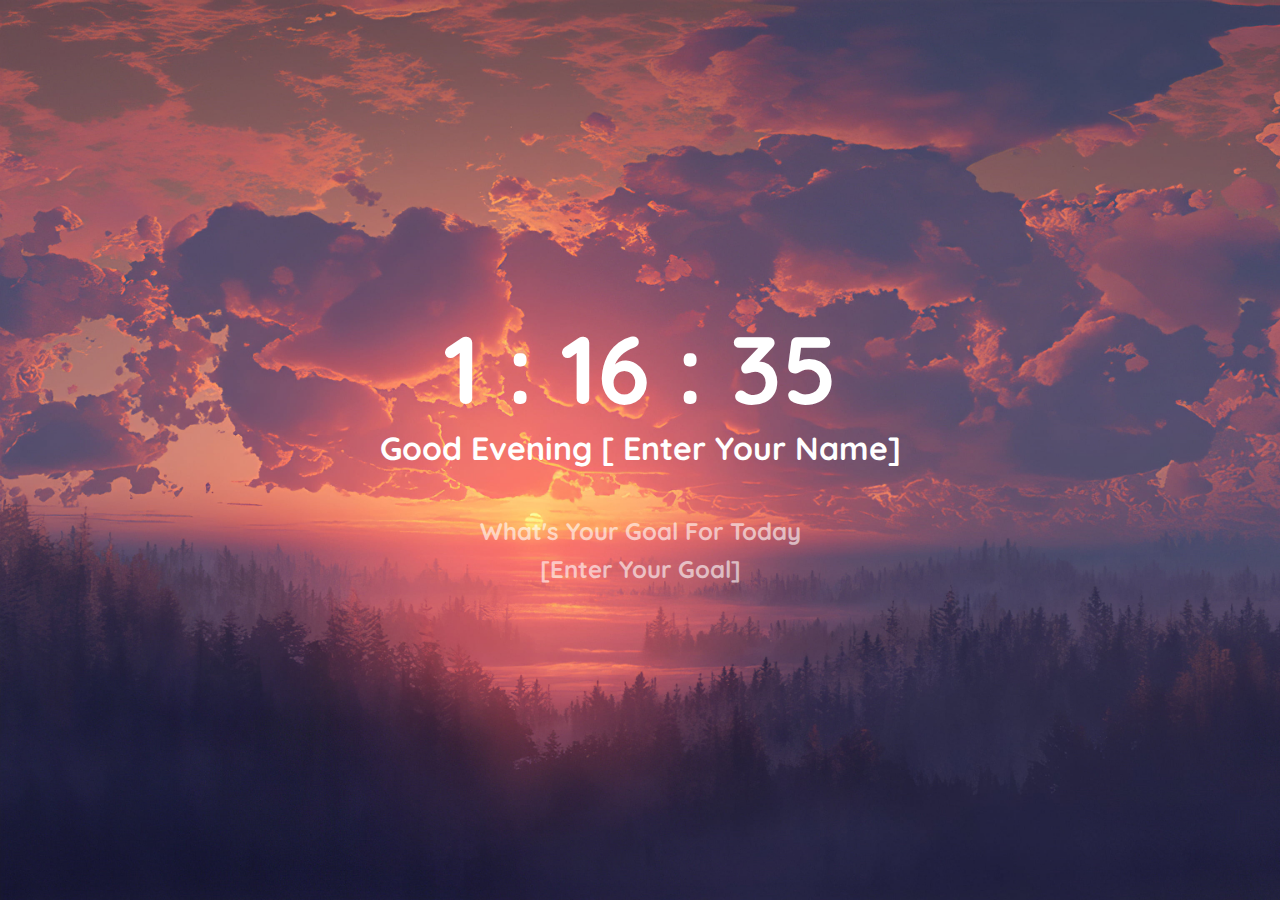
<file: Dynamic Landing Page/html.html>
<!DOCTYPE html>
<html lang="en">
<head>
    <meta charset="UTF-8">
    <meta http-equiv="X-UA-Compatible" content="IE=edge">
    <meta name="viewport" content="width=device-width, initial-scale=1.0">
    <title>Landing Page</title>
    <link rel="stylesheet" href="css.css">
    <link rel="preconnect" href="https://fonts.googleapis.com">
<link rel="preconnect" href="https://fonts.gstatic.com" crossorigin>
<link href="https://fonts.googleapis.com/css2?family=Quicksand:wght@300&display=swap" rel="stylesheet">
</head>
<body>
    <time id="time">
    </time>
    <h1>
        <span id="greeting"></span>
        <span id="name" contenteditable="true"></span>
    </h1>
    <h2>What's Your Goal For Today</h2>
    <h2 id="focus" contenteditable="true"></h2>

    <script src="js.js"></script>
</body>
</html>
</file>
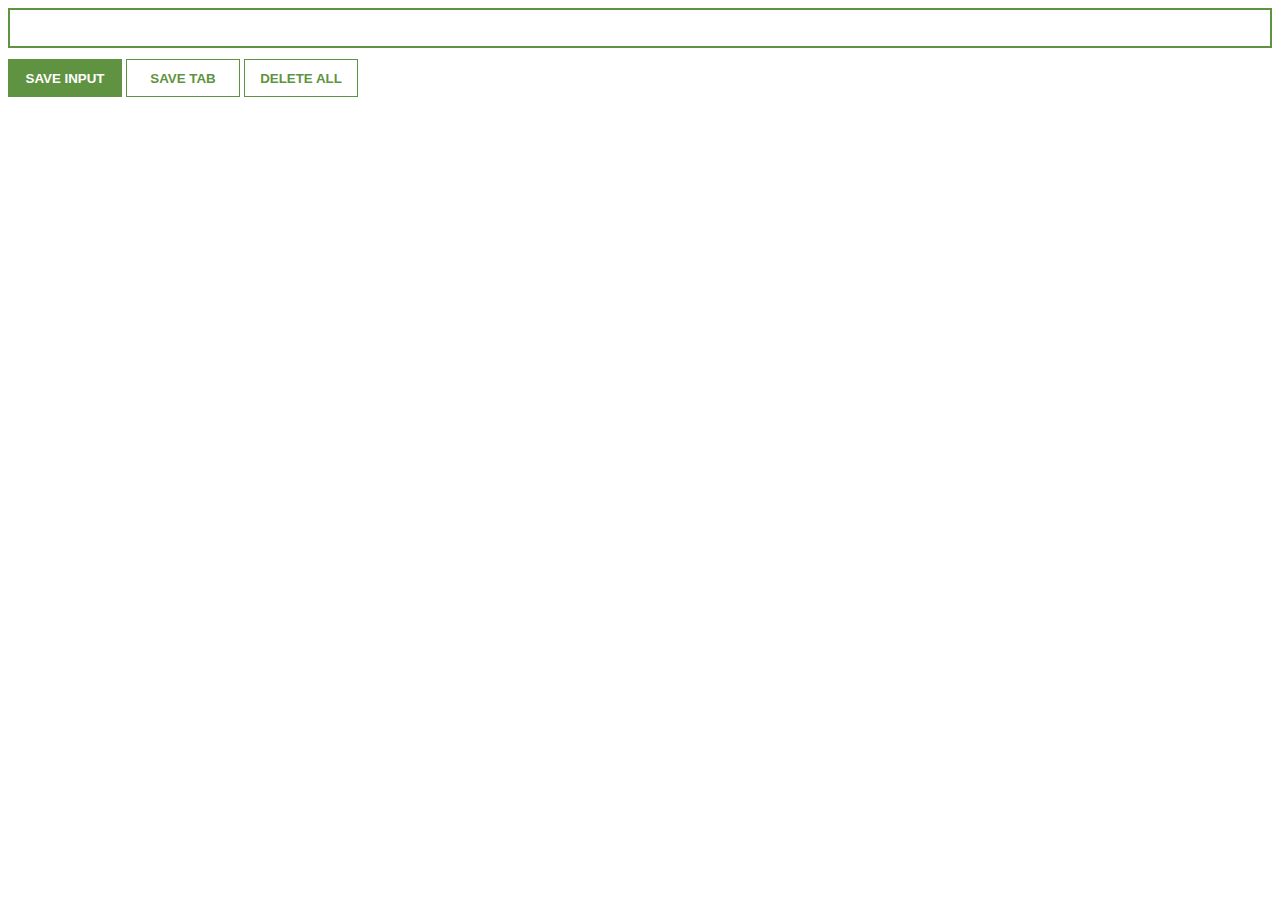
<file: Extension/html.html>
<!DOCTYPE html>
<html lang="en">
<head>
    <meta charset="UTF-8">
    <meta http-equiv="X-UA-Compatible" content="IE=edge">
    <meta name="viewport" content="width=device-width, initial-scale=1.0">
    <link rel="stylesheet" href="css.css">
    <title>extension</title>
</head>
<body>
    <input type="text" id="textBox">
    <div class="btns">
        <button id="inputButton">SAVE INPUT</button>
        <button id="tabButton">SAVE TAB</button>
        <button id="deleteButton">DELETE ALL</button>
    </div>
    <ul id="sitesList">

    </ul>
    <script src="js.js"></script>
</body>
</html>
</file>
<file: Dynamic Landing Page/css.css>
*{
    box-sizing: border-box;
    margin: 0%;
    padding: 0%;
}
body{
    font-family: 'Quicksand', sans-serif;
    display: flex;
    flex-direction: column;
    align-items: center;
    justify-content: center;
    height: 100vh;
    color: black;
    background-image: url('Evening.jpg');
}
#time{
    font-size: 6rem;
    font-weight: bolder;
}
h1{
    margin-bottom: 3rem;
}
h2{
    margin-bottom: 0.5rem;
    opacity: 0.6;
}
.select{
    -webkit-user-select: all;
    -ms-user-select: all;
    user-select: all;
}
@media(max-width: 700px){
    #time{
        font-size: 6rem;
    }
}
</file>
<file: Extension/css.css>
body{
    min-width: 400px;
}
#textBox{
    width: 100%;
    height: 40px;
    margin-bottom: 11px;
    border: 2px solid #5f9341;
    padding-left: 10px;
    font-size: 20px;
    box-sizing: border-box;
}
#inputButton{
    height: 38px;
width: 114px;
font-weight: bolder;
color: white;
background-color: #5f9341;
border: 1px solid #5f9341;
cursor: pointer;
}

#deleteButton{
    height: 38px;
    width: 114px;
    font-weight: bolder;
    color: #5f9341;
    background-color: white;
    border: 1px solid #5f9341;
    cursor: pointer;
}
#tabButton{
    height: 38px;
    width: 114px;
    font-weight: bolder;
    color: #5f9341;
    background-color: white;
    border: 1px solid #5f9341;
    cursor: pointer;
}
ul{
    padding-left: 5px;
}
ul li{
    list-style: none;
    margin-top: 10px;
}
ul li a{
    color: #5f9341;
    font-size: 20px;
    
    
    
}
ul li a:hover{
    
}
</file>
